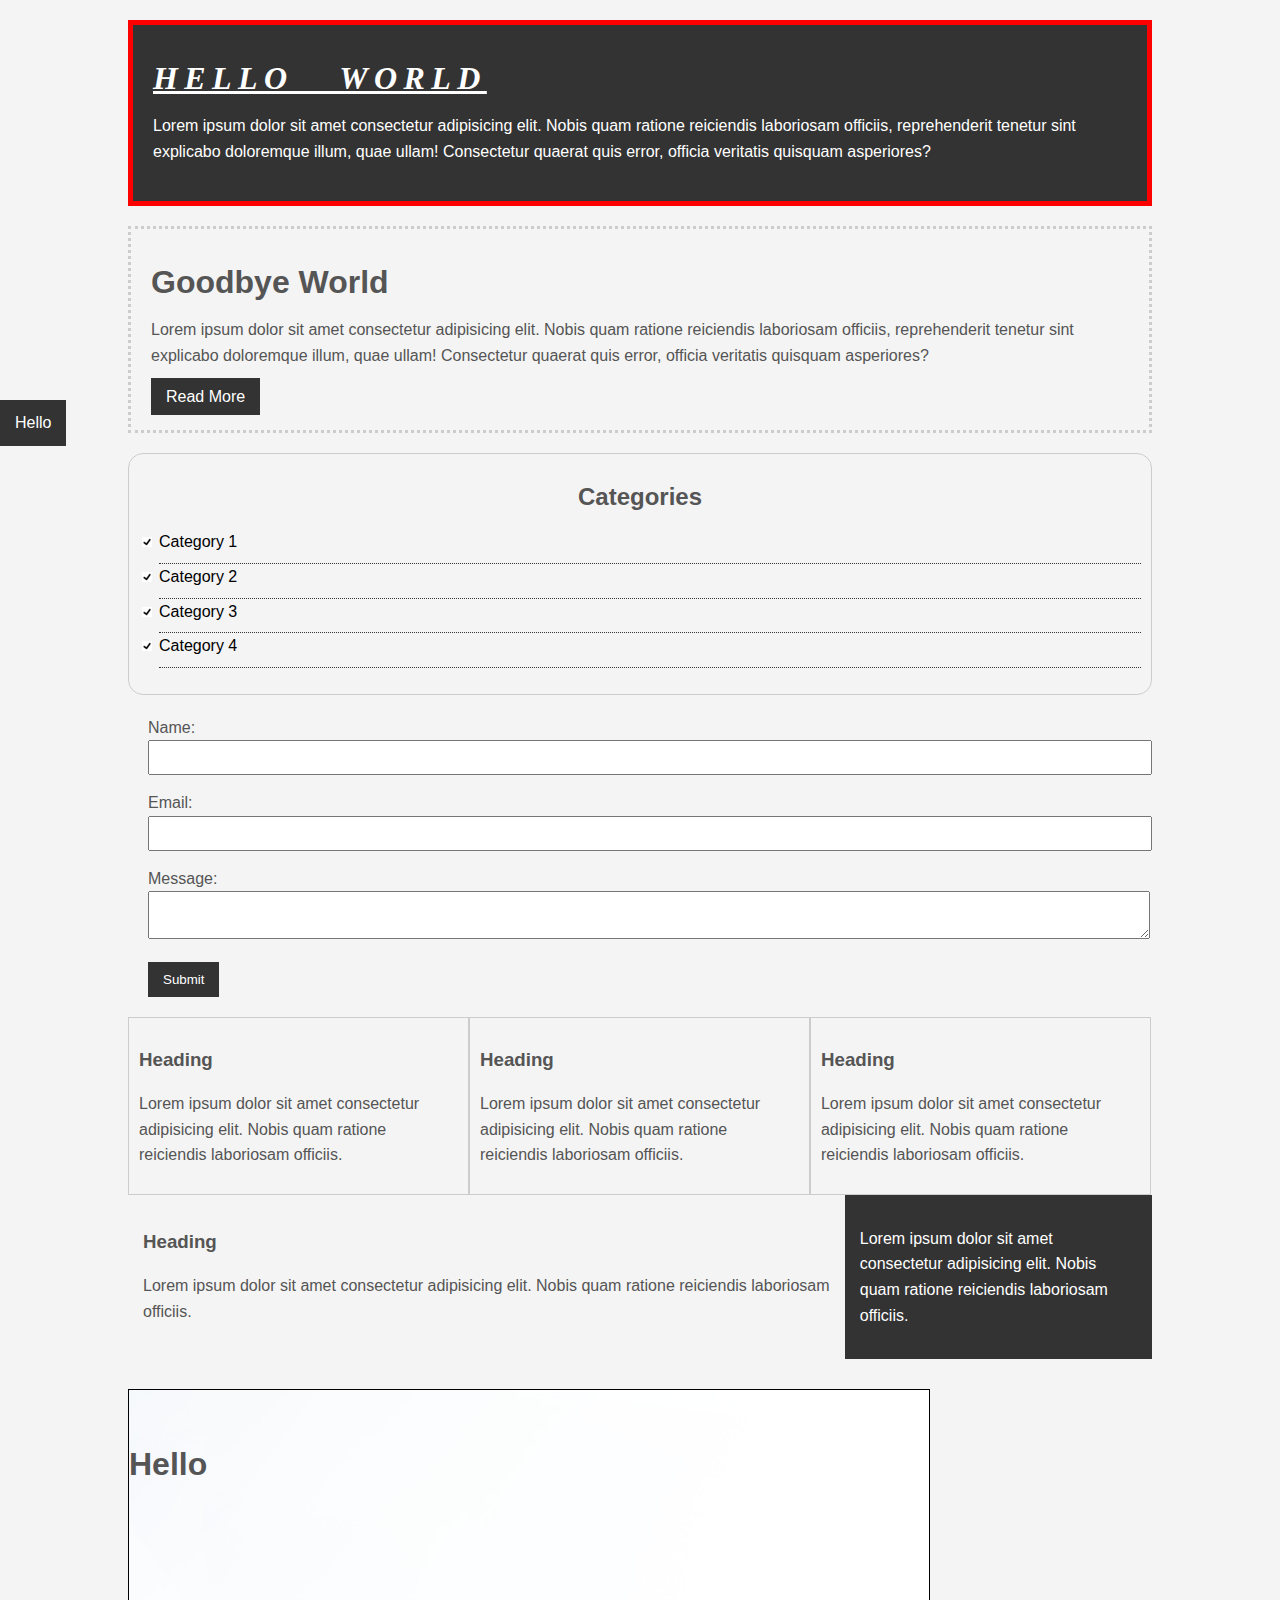
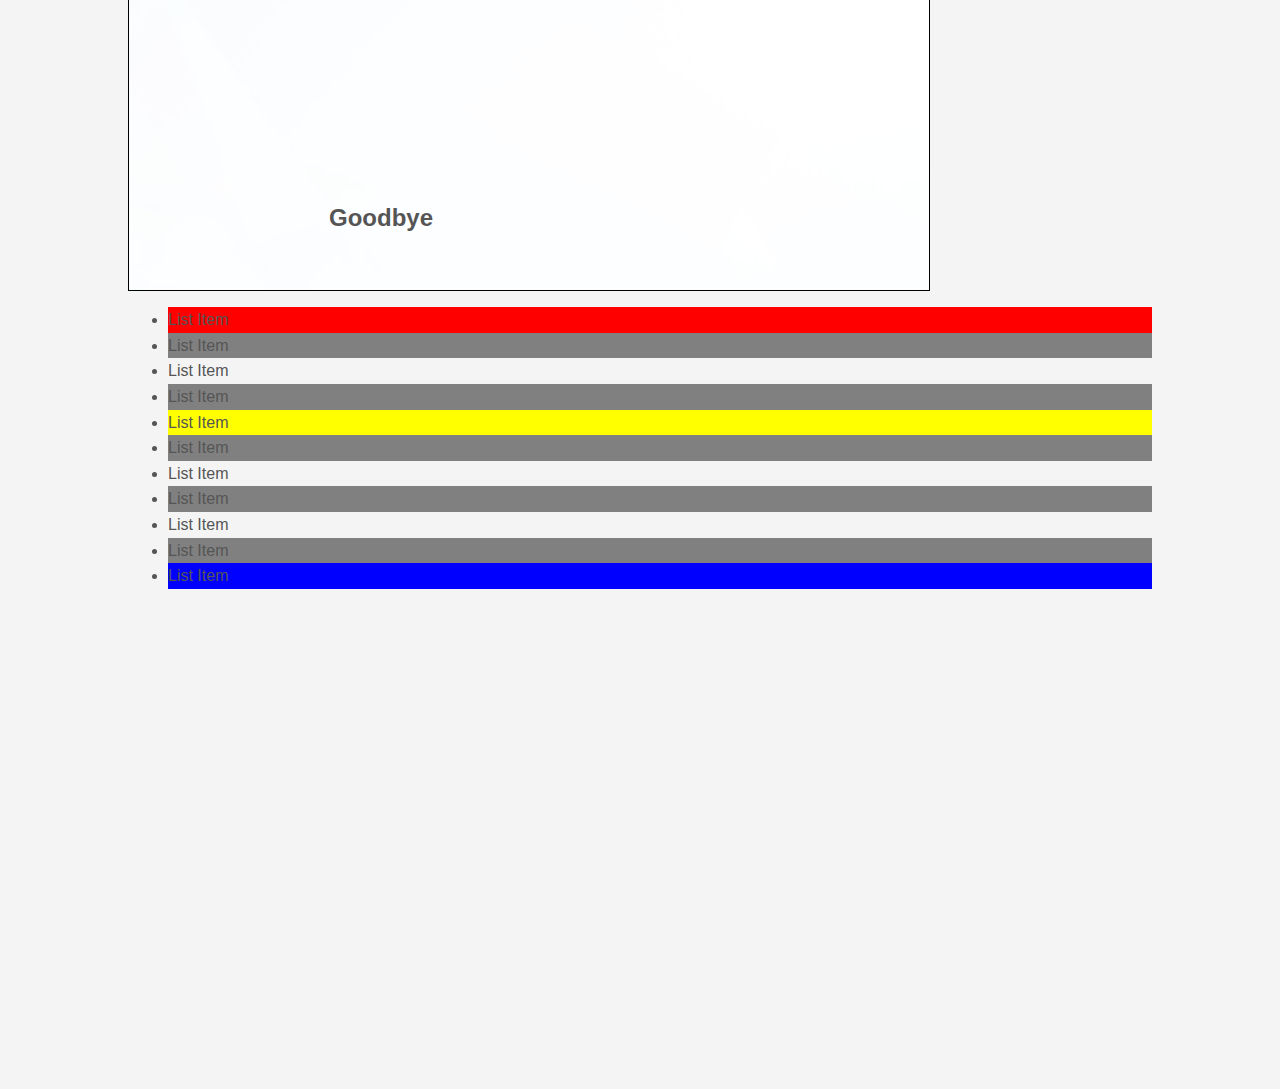
<file: csscheatshit/index.html>
<!DOCTYPE html>
<html>
<head>
     <title>CSS Cheat Sheet</title>
     <link rel="stylesheet" type= "text/css" href="css/style.css">
</head>
<body>
    <div class="container">
        <div class="box-1">
            <h1> Hello World </h1>
            <p>Lorem ipsum dolor sit amet consectetur adipisicing elit.
                Nobis quam ratione reiciendis laboriosam officiis,
                reprehenderit tenetur sint explicabo doloremque illum,
                quae ullam! Consectetur quaerat quis error,
                officia veritatis quisquam asperiores?
            </p>
        </div>

        <div class="box-2">
            <h1> Goodbye World </h1>
            <p>Lorem ipsum dolor sit amet consectetur adipisicing elit.
                Nobis quam ratione reiciendis laboriosam officiis,
                reprehenderit tenetur sint explicabo doloremque illum,
                quae ullam! Consectetur quaerat quis error,
                officia veritatis quisquam asperiores?
            </p>
            <a  class="button"  href="#">Read More</a>
        </div>

    <div class="categories">
        <h2>Categories</h2>
        <ul>
            <li><a href="#">Category 1</a></li>
            <li><a href="#">Category 2</a></li>
            <li><a href="#">Category 3</a></li>
            <li><a href="#">Category 4</a></li>
        </ul>
    </div>
    <form class="my-form">
        <div class="form-group">
            <label>Name:</label>
            <input type="text" name = "name">
        </div>
        <div class="form-group">
            <label>Email:</label>
            <input type="text" name="email">
        </div>
        <div class="form-group">
            <label>Message:</label>
            <textarea name ="message"></textarea>
        </div>
 
        <input class="button" type="submit" value="Submit"
        name="">
    </form>
    <div class="block">
        <h3> Heading </h3>
        <p>Lorem ipsum dolor sit amet consectetur adipisicing elit.
            Nobis quam ratione reiciendis laboriosam officiis.
        </p>
    </div>

    <div class="block">
        <h3> Heading </h3>
        <p>Lorem ipsum dolor sit amet consectetur adipisicing elit.
            Nobis quam ratione reiciendis laboriosam officiis.
        </p>
    </div>

    <div class="block">
        <h3> Heading </h3>
        <p>Lorem ipsum dolor sit amet consectetur adipisicing elit.
            Nobis quam ratione reiciendis laboriosam officiis.
        </p>
    </div>

    <div class="clr"></div>

    <div id="main-block">
    <h3> Heading </h3>
    <p>Lorem ipsum dolor sit amet consectetur adipisicing elit.
        Nobis quam ratione reiciendis laboriosam officiis.
    </p>
    </div>

    <div id="sidebar">
        <p>Lorem ipsum dolor sit amet consectetur adipisicing elit.
            Nobis quam ratione reiciendis laboriosam officiis.
        </p>
    </div>

    <div class="clr"></div>

    <div class="p-box">
        <h1>Hello</h1>
        <h2>Goodbye</h2>
    </div>

    <ul class="my-list">
        <li>List Item</li>
        <li>List Item</li>
        <li>List Item</li>
        <li>List Item</li>
        <li>List Item</li>
        <li>List Item</li>
        <li>List Item</li>
        <li>List Item</li>
        <li>List Item</li>
        <li>List Item</li>
        <li>List Item</li>
    </ul>
    </div> <! -- ./container -->

    <a class="fix-me button" href="">Hello</a>
    <div style="margin-top:500px;"></div>
    
</body>
</html>
</file>
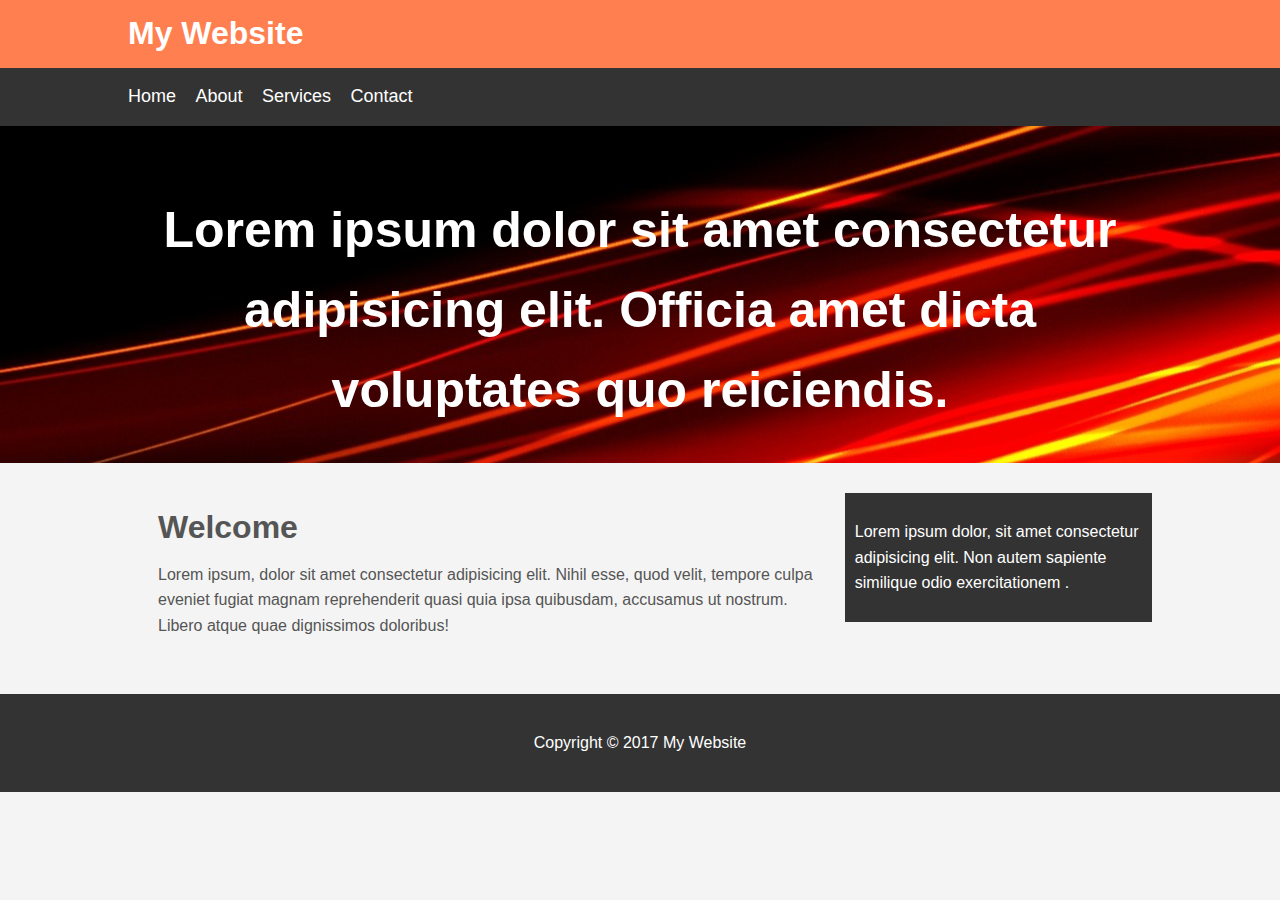
<file: mywebsite/index.html>
<!DOCTYPE html>
<html>
<head>
    <title>My Website</title>
    <link rel='stylesheet' type='text/css' href='css/style.css'>
</head>
<body>
    <header id="main-header">
        <div class="container">
            <h1>My Website</h1>
        </div> 
    </header>

    <nav id="navbar">
        <div class="container">
            <ul>
                <li><a href="#">Home</a></li>
                <li><a href="#">About</a></li>
                <li><a href="#">Services</a></li>
                <li><a href="#">Contact</a></li>
            </ul>
        </div>
    </nav>

    <section id="showcase">
    <div class="container">
        <h1>
            Lorem ipsum dolor sit amet consectetur adipisicing elit. 
            Officia amet dicta voluptates quo reiciendis.
        </h1>
    </div>
    </section>

    <div class="container">
        <section id="main">
            <h1>Welcome</h1>
            <p>Lorem ipsum, dolor sit amet consectetur adipisicing elit. Nihil esse,
                quod velit, tempore culpa eveniet fugiat magnam reprehenderit quasi
                quia ipsa quibusdam, accusamus ut nostrum.
                Libero atque quae dignissimos doloribus!</p>
        </section>
        
        <aside id="sidebar">
            <p>Lorem ipsum dolor, sit amet consectetur adipisicing elit.
                Non autem sapiente similique odio exercitationem .</p>
        </aside>
    </div>
   
    <footer id="main-footer">
        <p>Copyright &copy; 2017 My Website</p>
    </footer>
</body>
</html>
</file>
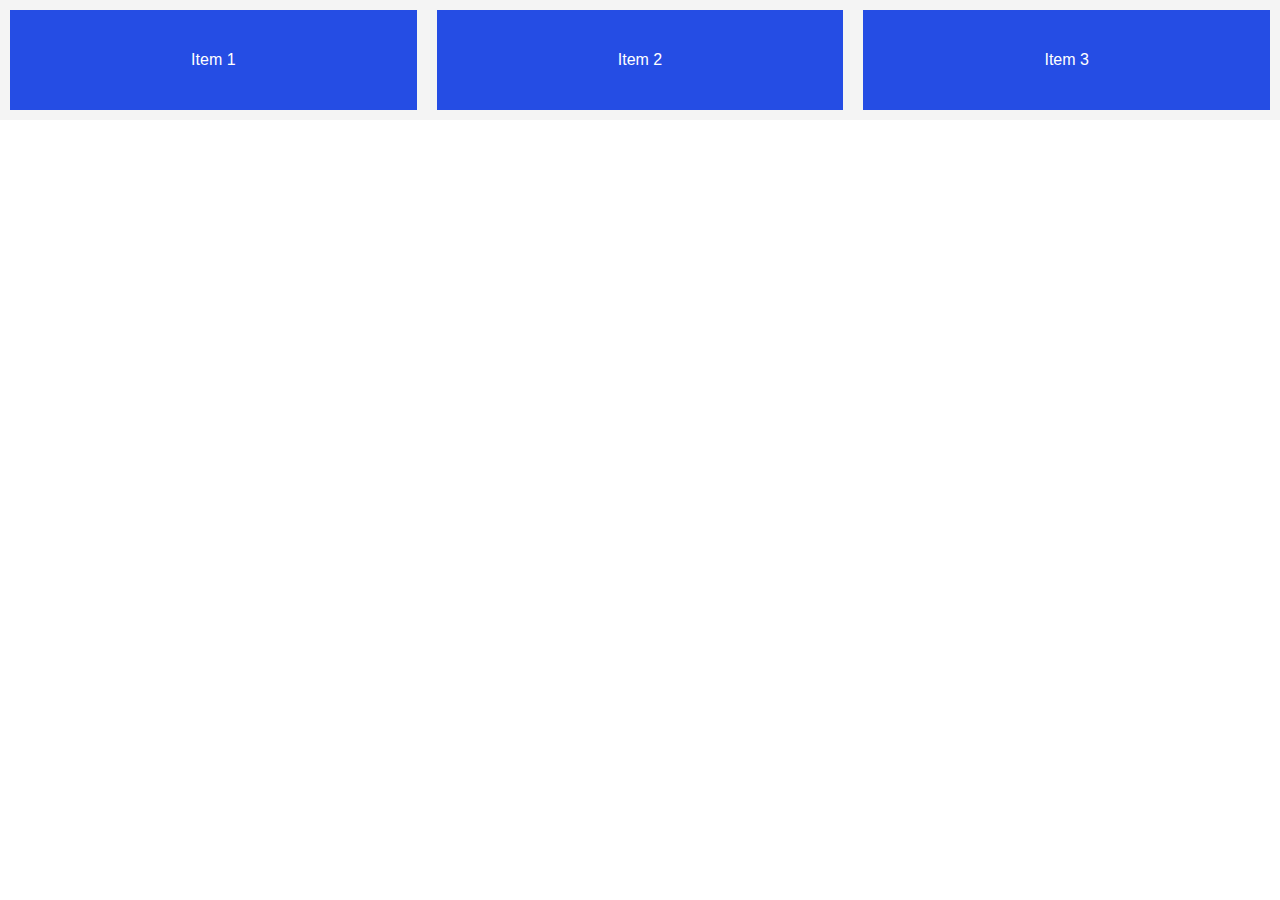
<file: cssflexbox/learnflex/index.html>
<!DOCTYPE html>
<html>

<head>
    <title>CSS Cheat Sheet</title>
    <meta http-equiv="X-UA-compatible" content="IE=edge" />
    <meta name="viewport" content="width=device-width,initial-scale=1.0"/>
    <link rel="stylesheet" type="text/css" href="css/style.css">
    <title>Flexbox Crash Course</title>
</head>
 
<body >
    <div class="flex-container">
        <div class="item">Item 1</div>
        <div class="item">Item 2</div>
        <div class="item">Item 3</div>
        
    </div>  
</body> 
  

</html>
</file>
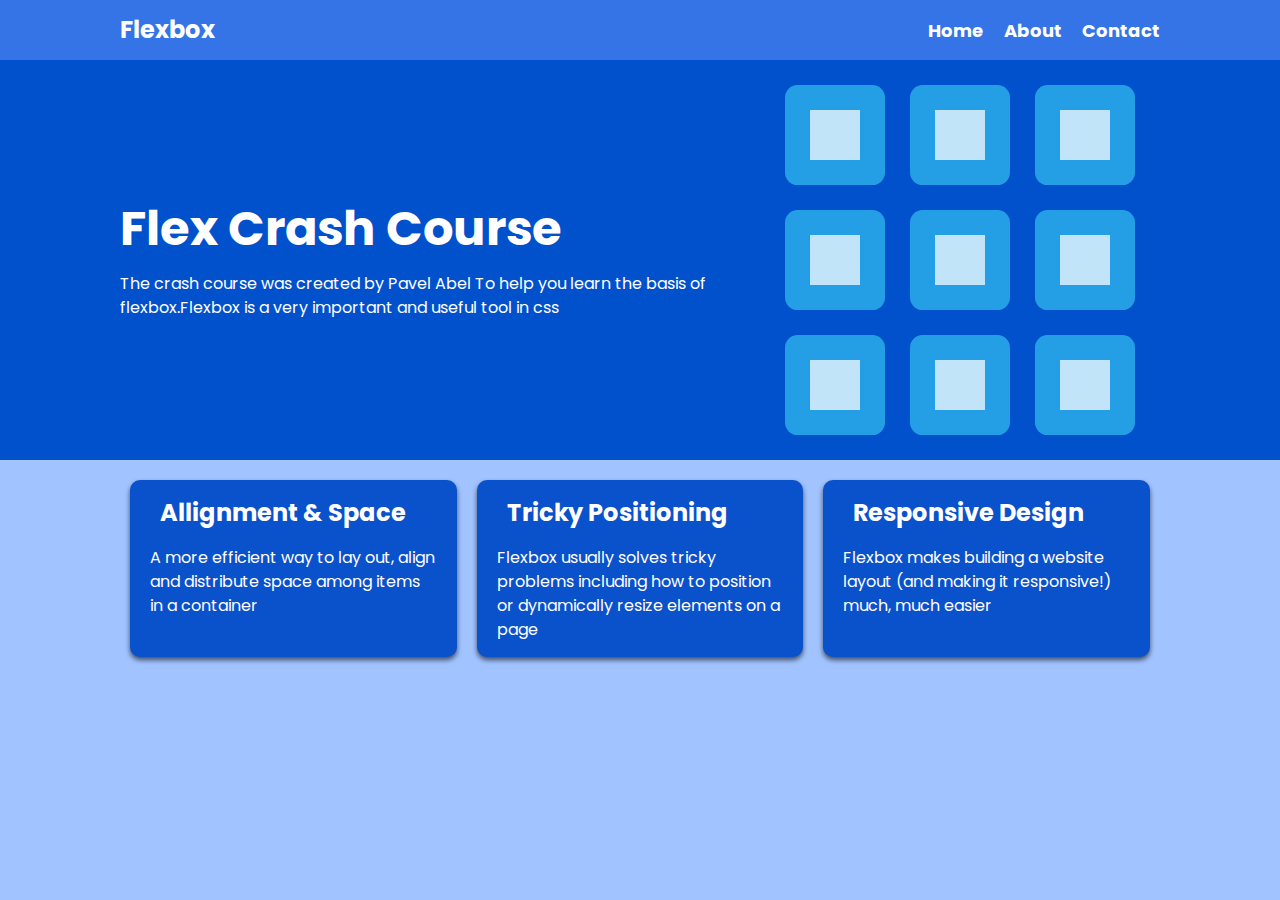
<file: cssflexbox/sampleflexsite/index.html>
<!DOCTYPE html>
<html lang="en">
<head>
    <meta charset="UTF-8">
    <meta name="viewport" content="width=device-width, initial-scale=1.0">
        <link rel="stylesheet" type="text/css" href="css/style.css">
    <link rel="stylesheet" href="https://pro.fontawesome.com/releases/v5.10.0/css/all.css"
        integrity="sha384-AYmEC3Yw5cVb3ZcuHtOA93w35dYTsvhLPVnYs9eStHfGJvOvKxVfELGroGkvsg+p" crossorigin="anonymous" />
    <title>Document</title>
</head>
<body>
    <nav class="navbar">
        <div class="container">
            <div class="logo">Flexbox</div>
            <ul class="nav">
                <li>
                    <a href="#">Home</a>
                </li>
                <li>
                    <a href="#">About</a>
                </li>
                <li>
                    <a href="#">Contact</a>
                </li>
            </ul>
        </div>
    </nav>

    <header class ="header">
        <div class="container">
            <div>
                <h1>Flex Crash Course</h1>
                <p>
                  The crash course was created by Pavel Abel
                  To help you learn the basis of flexbox.Flexbox is a very
                  important and useful tool in css  
                </p>
            </div>
            <img src="images/grid.svg" alt=""/>
        </div> 
    </header>
    <section class="boxes">
            <div class="container">
        <div class="box">
            <h2><i class="fas fa-arrows-alt-v"></i>
                Allignment & Space
            </h2>
            <p>A more efficient way to lay out, align 
                and distribute space among items in a container
            </p>
        </div>

        <div class="box">
            <h2><i class="fas fa-arrows-alt"></i>Tricky Positioning</h2>
            <p>
                Flexbox usually solves tricky problems including how to position or
                dynamically resize elements on a page
            </p>
        </div>
       <div class="box">
            <h2><i class="fas fa-mobile"></i>Responsive Design</h2>
            <p>
                Flexbox makes building a website layout (and making it responsive!)
                much, much easier
            </p>
      </div>
      </div>
    </section>
</body> 
</html>
</file>
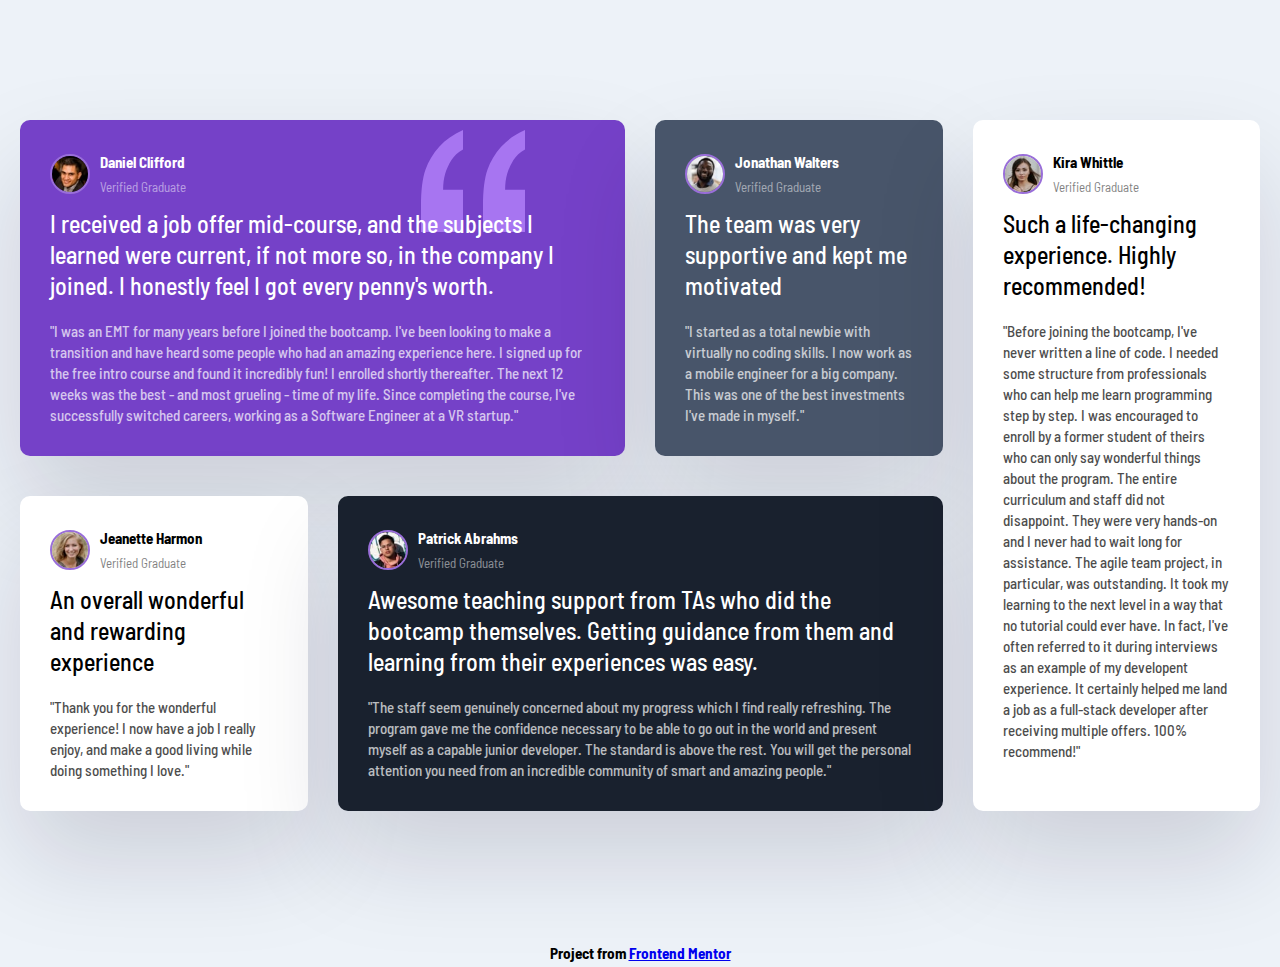
<file: cssgrid/project/index.html>
<!DOCTYPE html>
<html lang="en">
  <head>
    <meta charset="UTF-8" />
    <meta http-equiv="X-UA-Compatible" content="IE=edge" />
    <meta name="viewport" content="width=device-width, initial-scale=1.0" />
    <link rel="stylesheet" href="style.css" />
    <title>Testimonials</title>
  </head>
  <body>
    <div class="testimonials">
      <div class="card card--bg-purple">
        <header class="card__header">
          <img src="images/image-daniel.jpg" class="card__img" alt="" />
          <div>
            <h3>Daniel Clifford</h3>
            <p>Verified Graduate</p>
          </div>
        </header>
        <p class="card__lead">
          I received a job offer mid-course, and the subjects I learned were
          current, if not more so, in the company I joined. I honestly feel I
          got every penny's worth.
        </p>
        <p class="card__quote">
          "I was an EMT for many years before I joined the bootcamp. I've been
          looking to make a transition and have heard some people who had an
          amazing experience here. I signed up for the free intro course and
          found it incredibly fun! I enrolled shortly thereafter. The next 12
          weeks was the best - and most grueling - time of my life. Since
          completing the course, I've successfully switched careers, working as
          a Software Engineer at a VR startup."
        </p>
      </div>

      <div class="card card--bg-gray-blue">
        <header class="card__header">
          <img src="images/image-jonathan.jpg" class="card__img" alt="" />
          <div>
            <h3>Jonathan Walters</h3>
            <p>Verified Graduate</p>
          </div>
        </header>
        <p class="card__lead">
          The team was very supportive and kept me motivated
        </p>
        <p class="card__quote">
          "I started as a total newbie with virtually no coding skills. I now
          work as a mobile engineer for a big company. This was one of the best
          investments I've made in myself."
        </p>
      </div>

      <div class="card">
        <header class="card__header">
          <img src="images/image-jeanette.jpg" class="card__img" alt="" />
          <div>
            <h3>Jeanette Harmon</h3>
            <p>Verified Graduate</p>
          </div>
        </header>
        <p class="card__lead">An overall wonderful and rewarding experience</p>
        <p class="card__quote">
          "Thank you for the wonderful experience! I now have a job I really
          enjoy, and make a good living while doing something I love."
        </p>
      </div>

      <div class="card card--bg-black-blue">
        <header class="card__header">
          <img src="images/image-patrick.jpg" class="card__img" alt="" />
          <div>
            <h3>Patrick Abrahms</h3>
            <p>Verified Graduate</p>
          </div>
        </header>
        <p class="card__lead">
          Awesome teaching support from TAs who did the bootcamp themselves.
          Getting guidance from them and learning from their experiences was
          easy.
        </p>
        <p class="card__quote">
          "The staff seem genuinely concerned about my progress which I find
          really refreshing. The program gave me the confidence necessary to be
          able to go out in the world and present myself as a capable junior
          developer. The standard is above the rest. You will get the personal
          attention you need from an incredible community of smart and amazing
          people."
        </p>
      </div>

      <div class="card">
        <header class="card__header">
          <img src="images/image-kira.jpg" class="card__img" alt="" />
          <div>
            <h3>Kira Whittle</h3>
            <p>Verified Graduate</p>
          </div>
        </header>
        <p class="card__lead">
          Such a life-changing experience. Highly recommended!
        </p>
        <p class="card__quote">
          "Before joining the bootcamp, I've never written a line of code. I
          needed some structure from professionals who can help me learn
          programming step by step. I was encouraged to enroll by a former
          student of theirs who can only say wonderful things about the program.
          The entire curriculum and staff did not disappoint. They were very
          hands-on and I never had to wait long for assistance. The agile team
          project, in particular, was outstanding. It took my learning to the
          next level in a way that no tutorial could ever have. In fact, I've
          often referred to it during interviews as an example of my developent
          experience. It certainly helped me land a job as a full-stack
          developer after receiving multiple offers. 100% recommend!"
        </p>
      </div>
    </div>

    <footer>
      <h3>
        Project from
        <a
          href="https://www.frontendmentor.io/challenges/testimonials-grid-section-Nnw6J7Un7"
          >Frontend Mentor</a
        >
      </h3>
    </footer>
  </body>
</html>
</file>
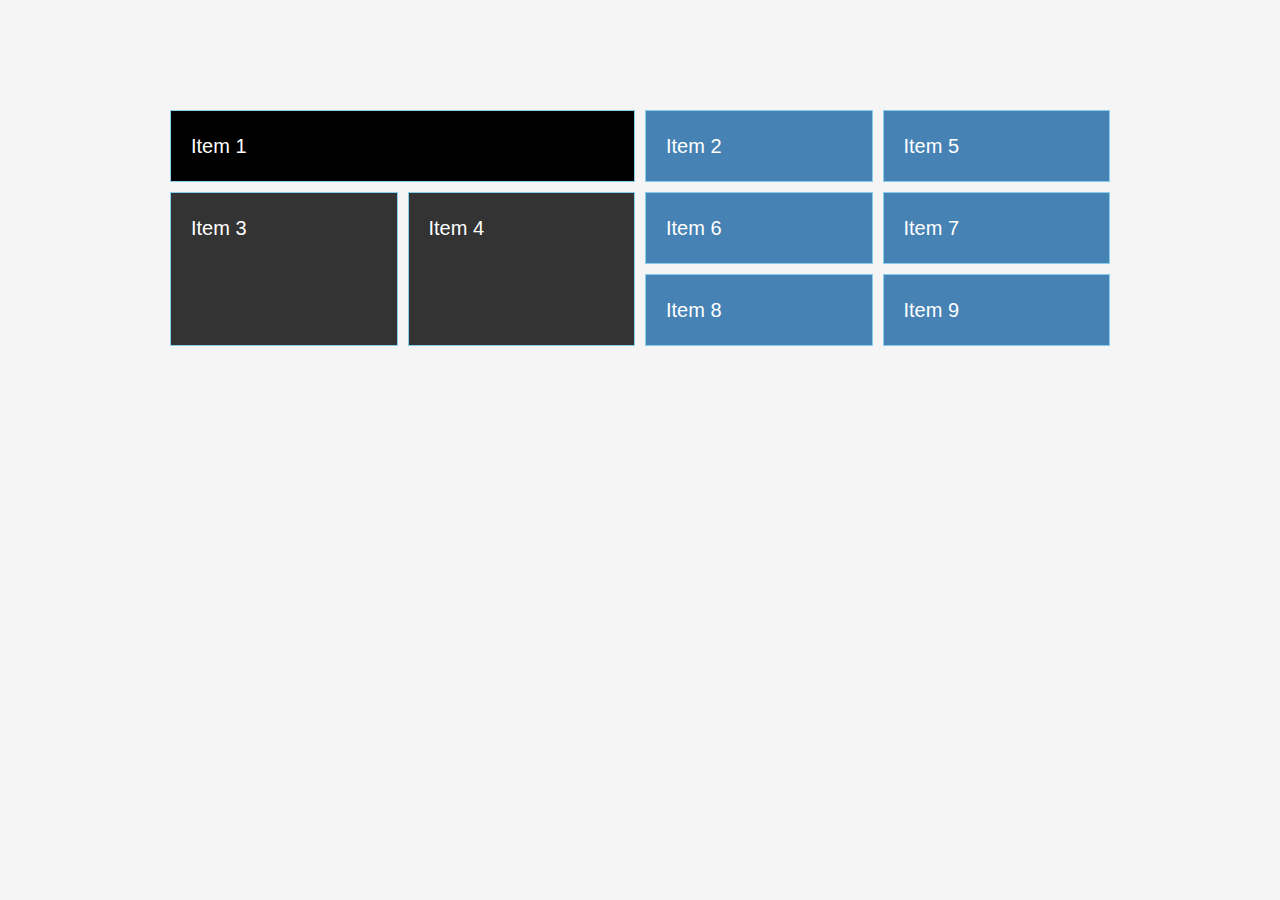
<file: cssgrid/sandbox/grid.html>
<!DOCTYPE html>
<html lang="en">
  <head>
    <meta charset="UTF-8" />
    <meta http-equiv="X-UA-Compatible" content="IE=edge" />
    <meta name="viewport" content="width=device-width, initial-scale=1.0" />
    <link rel="stylesheet" href="grid.css" />
    <title>CSS Grid Crash Course</title>
  </head>
  <body>
    <div class="container">
      <div class="item">Item 1</div>
      <div class="item">Item 2</div>
      <div class="item">Item 3</div>
      <div class="item">Item 4</div>
      <div class="item">Item 5</div>
      <div class="item">Item 6</div>
      <div class="item">Item 7</div>
      <div class="item">Item 8</div>
      <div class="item">Item 9</div>
    </div>
  </body>
</html>
</file>
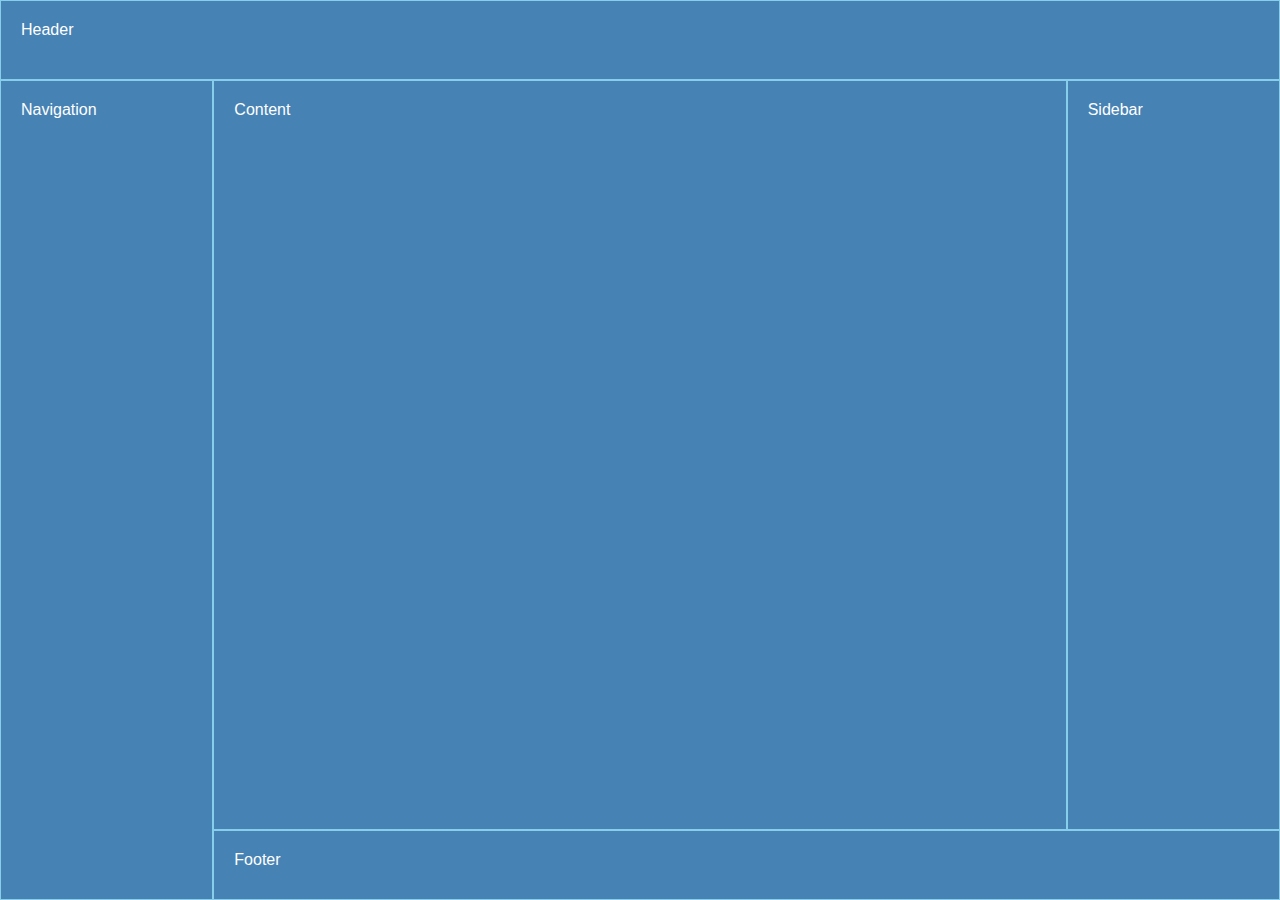
<file: cssgrid/sandbox/grid2.html>
<!DOCTYPE html>
<html lang="en">
  <head>
    <meta charset="UTF-8" />
    <meta http-equiv="X-UA-Compatible" content="IE=edge" />
    <meta name="viewport" content="width=device-width, initial-scale=1.0" />
    <link rel="stylesheet" href="grid2.css" />
    <title>CSS Grid Template Areas</title>
  </head>
  <body>
    <header>Header</header>
    <main>Content</main>
    <nav>Navigation</nav>
    <aside>Sidebar</aside>
    <footer>Footer</footer>
  </body>
</html>
</file>
<file: csscheatshit/css/style.css>
/* *{
    margin:0;
    padding:0;
} */

body {
     background-color: #f4f4f4;
     color: #555555;
     font-family : Arial, Helvetica, sans-serif;
     font-size: 16px;
     font-weight: normal;

     /* same as above */
     /* font: normal 16px Arial,Helvetica,sans-serif; */

     line-height: 1.6em;
     margin: 0; 
}

.box-1{
    background-color: #333;
    color:#fff;

    /* border-right:5px red solid;
    border-left: 5px red solid;
    border-top: 5px red solid;
    border-bottom: 5px red solid; */

    /* same as above */
    /* border: 5px red solid; */

    border-width:3px;
    border-bottom-width: 10px;
    border-top-style:dotted;

    border: 5px red solid;

    /* padding-top: 20px;
    padding-bottom: 20px;
    padding-right: 20px;
    padding-left: 20px; */

    padding: 20px;

    /* same as above */
    margin: 20px;

    margin:20px 0;
}

a { 
    text-decoration: none;
    color: #000;
}


a:hover{
    color:red;
}

a:active{
    color:green;
}

a:visited{
 
}

.container{
    width:80%;
    margin: auto;
}

.button {
    background-color: #333;
    color: #fff;
    padding: 10px 15px;
    border: none;
}

.button:hover{
    background: red;
    color: #fff;
}

.clr {
    clear: both;
}

.box-1 h1 {
    font-family: Tahoma;
    font-weight: 800;
    font-style: italic;
    text-decoration: underline;
    text-transform: uppercase;
    letter-spacing: 0.2em;
    word-spacing: 1em;
}

.box-2 {
    border: 3px dotted #ccc;
    padding: 20px;
    margin: 20px 0;

}

.categories {
   border: 1px #ccc solid;
   padding: 10px;
   border-radius: 15px;
}


.categories h2 {
    text-align: center;
}

.categories ul {
    padding: 0;
    padding-left: 20px;
    list-style: square;
    list-style: none;
}

.categories li {
    padding-bottom: 8px;
    border-bottom:dotted 1px #333;
    list-style-image: url('../images/check.png');
}

.my-form {
    padding: 20px;
}

.my-form .form-group{
    padding-bottom: 15px;
}

.my-form label {
    display: block;
}

.my-form input[type="text"], .my-form textarea{
    padding: 8px;
    width:100%;
}


.block {
    float:left;
    width:33.3%;
    border:1px solid #ccc;
    padding: 10px;

   /* Below takes padding and border and adds them in width */
    box-sizing:border-box; 
}


#main-block{
    float:left;
    width:70%;
    padding: 15px;
    box-sizing: border-box;
}

#sidebar {
    float: left;
    width: 30%;
    background-color: #333;
    color: #fff;
    padding: 15px;
    box-sizing: border-box;
  
    
}

.p-box {
    width: 800px;
    height: 500px;
    border: 1px solid #000;
    margin-top: 30px;
    position: relative;
    background-image: url('../images/bg.jpg');
    background-repeat: no-repeat;
    background-position: 100px 200px;
    background-position: center top;
}

.p-box h1 {
   position: absolute;
   top: 40px;
}

.p-box h2 {
    position: absolute;
    bottom: 40px;
    left: 200px;
}

.fix-me {
    position: fixed;
    top: 400px;
}

.my-list li:first-child{
    background: red;
}

.my-list li:last-child {
    background: blue;
}

.my-list li:nth-child(5) {
    background: yellow;
}

.my-list li:nth-child(even) {
    background: grey;
}
</file>
<file: mywebsite/css/style.css>
body{
    background-color: #f4f4f4;
    color:#555;
    font-family: Arial, Helvetica, sans-serif;
    font-size: 16;
    line-height: 1.6em;
    margin: 0;
}

.container {
    width: 80%;
    margin: auto;
    overflow: hidden;
}

#main-header{
    background-color: coral;
    color: #fff;

}

#navbar {
    background-color: #333;
    color:#fff;
}

#navbar ul {
    padding: 0;
    list-style: none;
}

#navbar li {
   display: inline;
}

#navbar  a{
    color: #fff;
    text-decoration: none;
    font-size: 18px;
    padding-right: 15px;
}

#showcase {
    background-image: url('../images/183744.jpg');
    background-position: center;
    min-height: 300px;
    margin-bottom: 30px;
    text-align: center;

}

#showcase h1 {
    color:#fff;
    font-size: 50px;
    line-height: 1.6em;
    padding-top: 30px;
}

#main {
    float:left;
    width:70%;
    padding: 0 30px;
    box-sizing: border-box;
}

#sidebar {
    float: right;
    width: 30%;
    background: #333;
    color:#fff;
    padding: 10px;
    box-sizing: border-box;
}

#main-footer {
    background: #333;
    color: #fff;
    text-align: center;
    padding: 20px;
    margin-top: 40px;
}

@media(max-width:600px){
    #main{
        width:100%;
        float: none;
    }

    #sidebar{
      width: 100%;
      float: none;
    }
}
</file>
<file: cssflexbox/learnflex/css/style.css>
*{
    box-sizing: border-box;
    margin: 0;
    padding: 0;
}

body {
    font-family: Arial, Helvetica, sans-serif ;
}

.flex-container {  

    display: flex; 
    background-color: #f4f4f4 ;
    /* flex-direction: column; */
    /* always is on the main axis */
    /* justify-content: space-around; */

    /* always is on the cross axis */
    /* align-items: start ; */
    /* flex-wrap: wrap; */
}

.item {
    flex: 1 ;
    height: 100px;
    background: #254de4;
    color: #fff;
    margin: 10px; 
    display: flex;
    justify-content: center;
    align-items: center;
    /* flex-grow: 1; */
}

.item:nth-of-type(1){
 
}

.item:nth-of-type(2) {

}

.item:nth-of-type(3) {
 
}
</file>
<file: cssflexbox/sampleflexsite/css/style.css>
@import url('https://fonts.googleapis.com/css2?family=Poppins:wght@400;700&display=swap');

* {
    box-sizing: border-box;
    margin: 0;
    padding: 0;
}

body {
    font-family: 'Poppins', sans-serif;
    font-size: 16px;
    line-height: 1.5;
    color: #333;
    background: #a1c3ff;
}

img {
    max-width: 100%;
    width :100%;
}

h1,
h2 {
    margin-bottom: 15px;
}

ul {
    list-style-type: none;
}

.container {
    max-width: 1100px;
    margin: 0 auto;
    padding: 0 30px;
}

.navbar {
    background: #3474e6;
    color: #fff;
    height: 60px;
}

.navbar .logo {
    font-size: x-large;
    font-weight: bold;
}

.navbar a {
    color: #fff;
    text-decoration: none;
    font-size: 18px;
    font-weight: bold;
}

.navbar a:hover {
    color: lightblue;
}

.navbar .container {
    display: flex;
    justify-content: space-between;
    align-items: center;
    height: 100%;
}

.navbar ul {
    display: flex;
}

.navbar ul li {
    margin-left: 20px;
}

.header {
    background-color: #0151cc;
    color: #fff;
    min-height: 400px;
}

.header h1 {
    font-size: 3rem;
    font-weight: bold;
    line-height: 1.2;
}

.header img {
    max-width: 400px;
}

.header .container {
    display: flex;
    align-items: center;
    justify-content: space-between;
}

.boxes .container {
    display: flex;
    justify-content: space-between;
}

.box {
    flex: 1;
    background: #0a51cc;
    color: #fff;
    border-radius: 10px;
    margin: 20px 10px;
    box-shadow: 0 3px 5px rgba(0, 0, 0, 0.6);
    padding: 15px 20px;
}

.box i {
    margin-right: 10px;
}

@media (max-width: 768px) {
    .header .container {
        flex-direction: column;
        padding-top: 20px;
        text-align: center;
    }

    .boxes .container {
        display: block;
        text-align: center;
    }
}
</file>
<file: cssgrid/project/style.css>
@import url('https://fonts.googleapis.com/css2?family=Barlow+Semi+Condensed:wght@200;300;400;700&display=swap');

* {
  box-sizing: border-box;
  margin: 0;
  padding: 0;
}

body {
  background: #edf2f8;
  font-family: 'Barlow Semi Condensed', sans-serif;
  line-height: 1.7;
  font-size: 13px;
}

.testimonials {
  max-width: 1440px;
  margin: 100px auto;
  padding: 20px;
  display: grid;
  grid-template-columns: repeat(4, 1fr);
  gap: 30px;
}

.card {
  background: #fff;
  border-radius: 10px;
  padding: 30px;
  box-shadow: rgba(17, 12, 46, 0.15) 0px 48px 100px 0px;
  margin-bottom: 10px;
}

.card__header {
  display: flex;
  align-items: center;
  margin-bottom: 10px;
}

.card__header h3 {
  font-size: 15px;
}

.card__header p {
  opacity: 50%;
}

.card__img {
  width: 40px;
  height: 40px;
  border-radius: 50%;
  border: 2px solid #996ed9;
  margin-right: 10px;
}

.card__lead {
  font-size: 1.5rem;
  font-weight: 500;
  line-height: 1.3;
  margin-bottom: 20px;
}

.card__quote {
  font-size: 15px;
  font-weight: 500;
  line-height: 1.4;
  opacity: 70%;
}

.card--bg-purple {
  background: hsl(263, 55%, 52%);
  color: #fff;
  background-image: url('./images/bg-pattern-quotation.svg');
  background-repeat: no-repeat;
  background-position: top 10px right 100px;
}

.card--bg-gray-blue {
  background: hsl(217, 19%, 35%);
  color: #fff;
}

.card--bg-black-blue {
  background: hsl(219, 29%, 14%);
  color: #fff;
}

.card:nth-of-type(1) {
  grid-column: 1 / 3;
}

.card:nth-of-type(4) {
  grid-column: 2 / 4;
  grid-row: 2;
}

.card:nth-of-type(5) {
  grid-column: 4;
  grid-row: 1 / 3;
}

footer {
  text-align: center;
}

@media (max-width: 768px) {
  .testimonials {
    grid-template-columns: 1fr;
    width: 100%;
  }

  .card:nth-of-type(1) {
    grid-column: 1;
  }

  .card:nth-of-type(4) {
    grid-column: 1;
    grid-row: 4;
  }

  .card:nth-of-type(5) {
    grid-column: 1;
    grid-row: 5;
  }
}
</file>
<file: cssgrid/sandbox/grid.css>
* {
  box-sizing: border-box;
  padding: 0;
  margin: 0;
}

body {
  font-family: 'Open Sans', sans-serif;
  font-size: 16px;
  line-height: 1.5;
  color: #333;
  background: #f5f5f5;
}

.container {
  max-width: 960px;
  margin: 100px auto;
  padding: 10px;
  display: grid;
  /* grid-template-columns: repeat(3, 1fr); */
  grid-template-columns: repeat(auto-fill, minmax(200px, 1fr));
  gap: 10px;

  /* align-items: end;
  justify-content: end; */

  /* column-gap: 10px;
  row-gap: 10px; */
  /* grid-auto-rows: minmax(200px, auto); */
  /* grid-template-rows: repeat(3, 1fr); */
}

.item {
  background: steelblue;
  color: #fff;
  font-size: 20px;
  padding: 20px;
  border: skyblue 1px solid;
}

.item:nth-of-type(1) {
  background: #000;
  grid-column: 1 / 3;
}

.item:nth-of-type(3) {
  background: #333;
  grid-row: 2 / 4;
}

.item:nth-of-type(4) {
  background: #333;
  grid-row: 2 / 4;
}

@media (max-width: 500px) {
  .container {
    grid-template-columns: 1fr;
  }
}
</file>
<file: cssgrid/sandbox/grid2.css>
* {
  box-sizing: border-box;
  padding: 0;
  margin: 0;
}

body {
  font-family: 'Open Sans', sans-serif;
  font-size: 16px;
  height: 100vh;

  display: grid;
  grid-template-areas:
    'header header header'
    'nav content sidebar'
    'nav footer footer';
  grid-template-columns: 1fr 4fr 1fr;
  grid-template-rows: 80px 1fr 70px;
}

header,
footer,
main,
aside,
nav {
  background-color: steelblue;
  color: #fff;
  padding: 20px;
  border: skyblue 1px solid;
}

header {
  grid-area: header;
}

nav {
  grid-area: nav;
}

main {
  grid-area: content;
}

aside {
  grid-area: sidebar;
}

footer {
  grid-area: footer;
}
</file>
